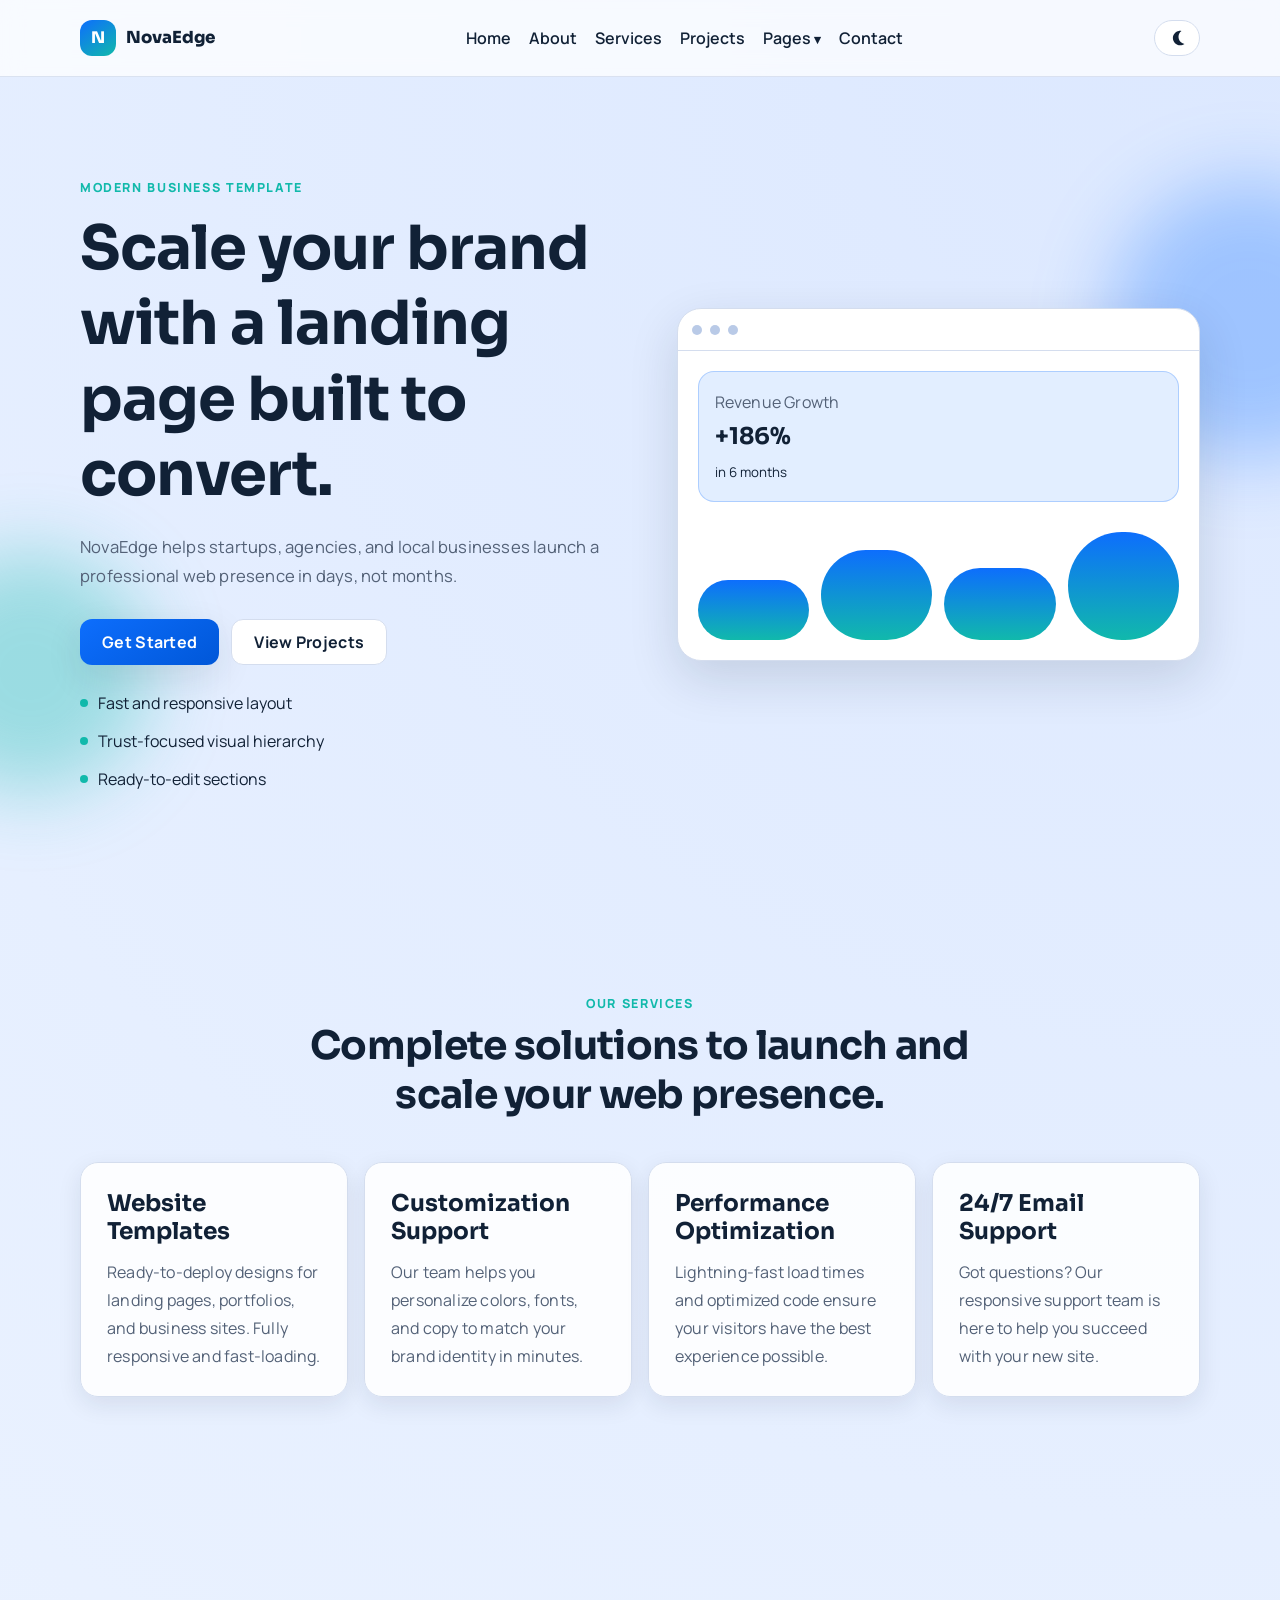
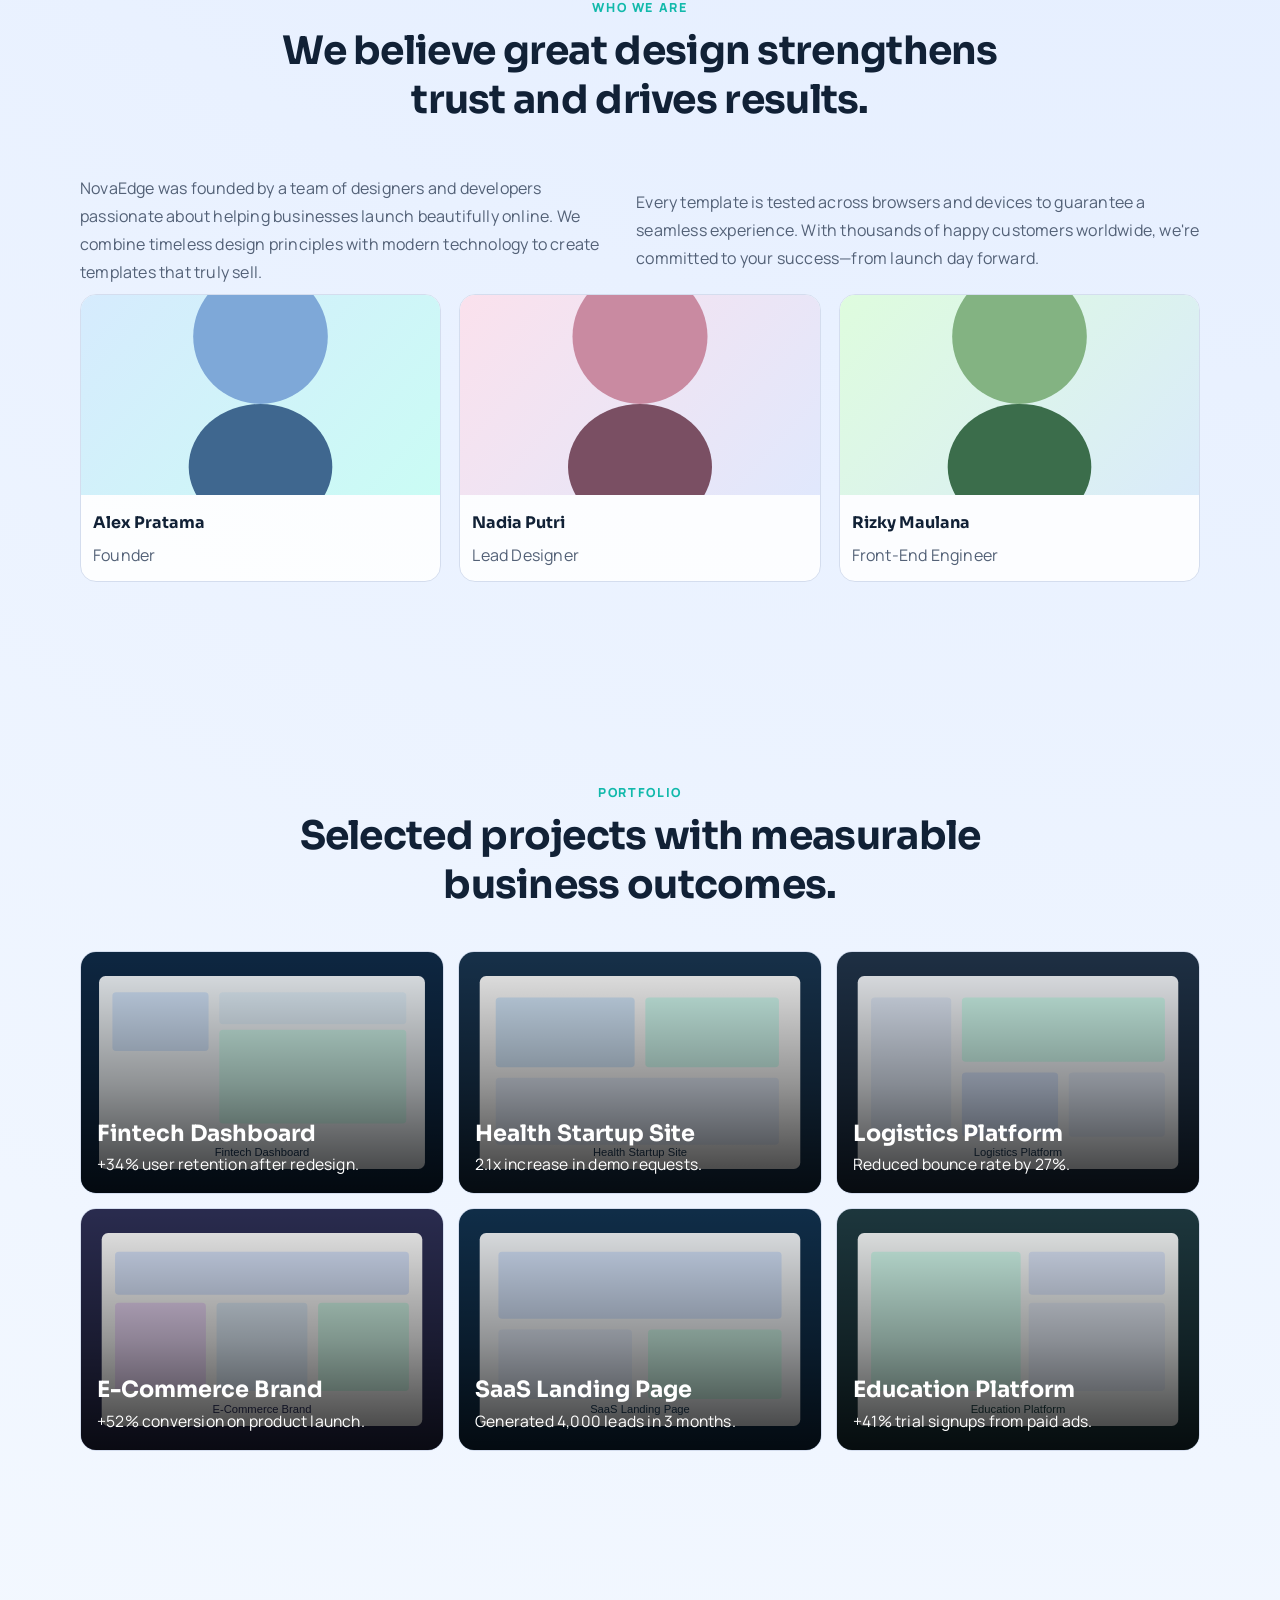
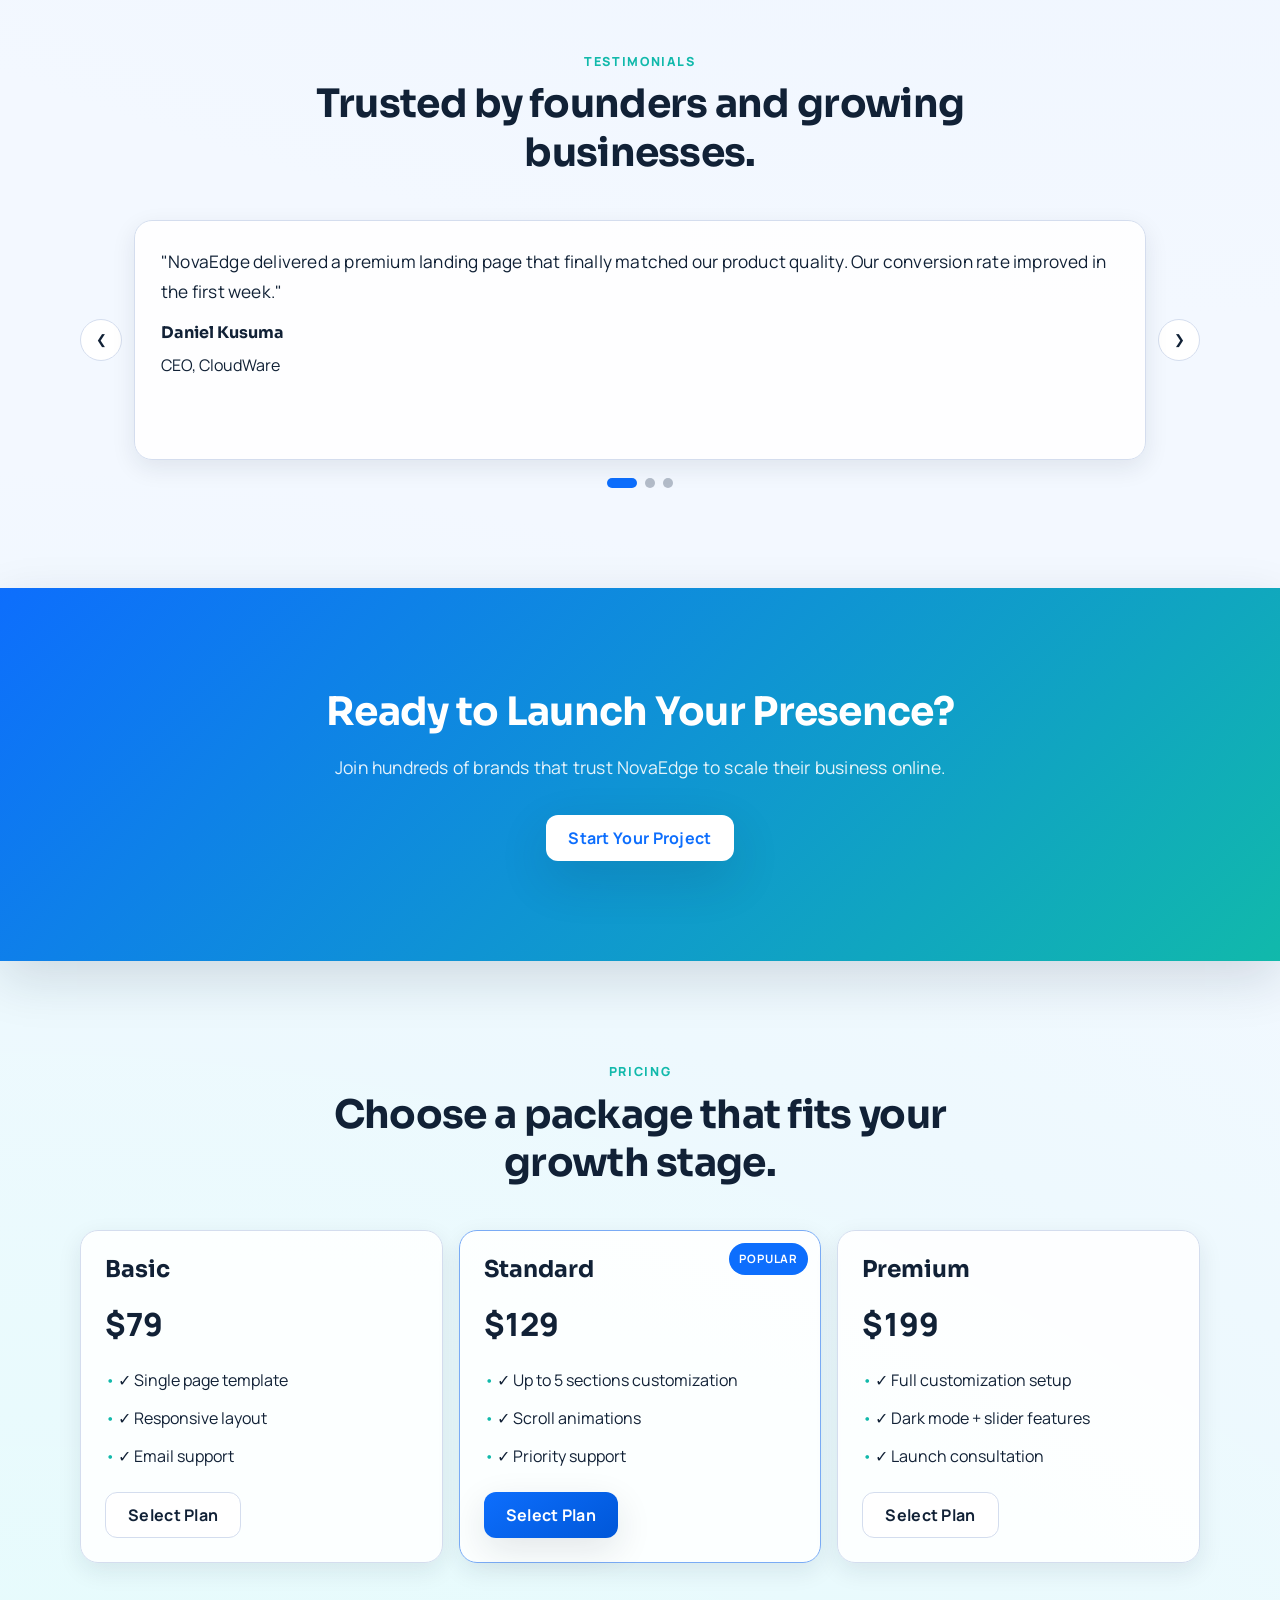
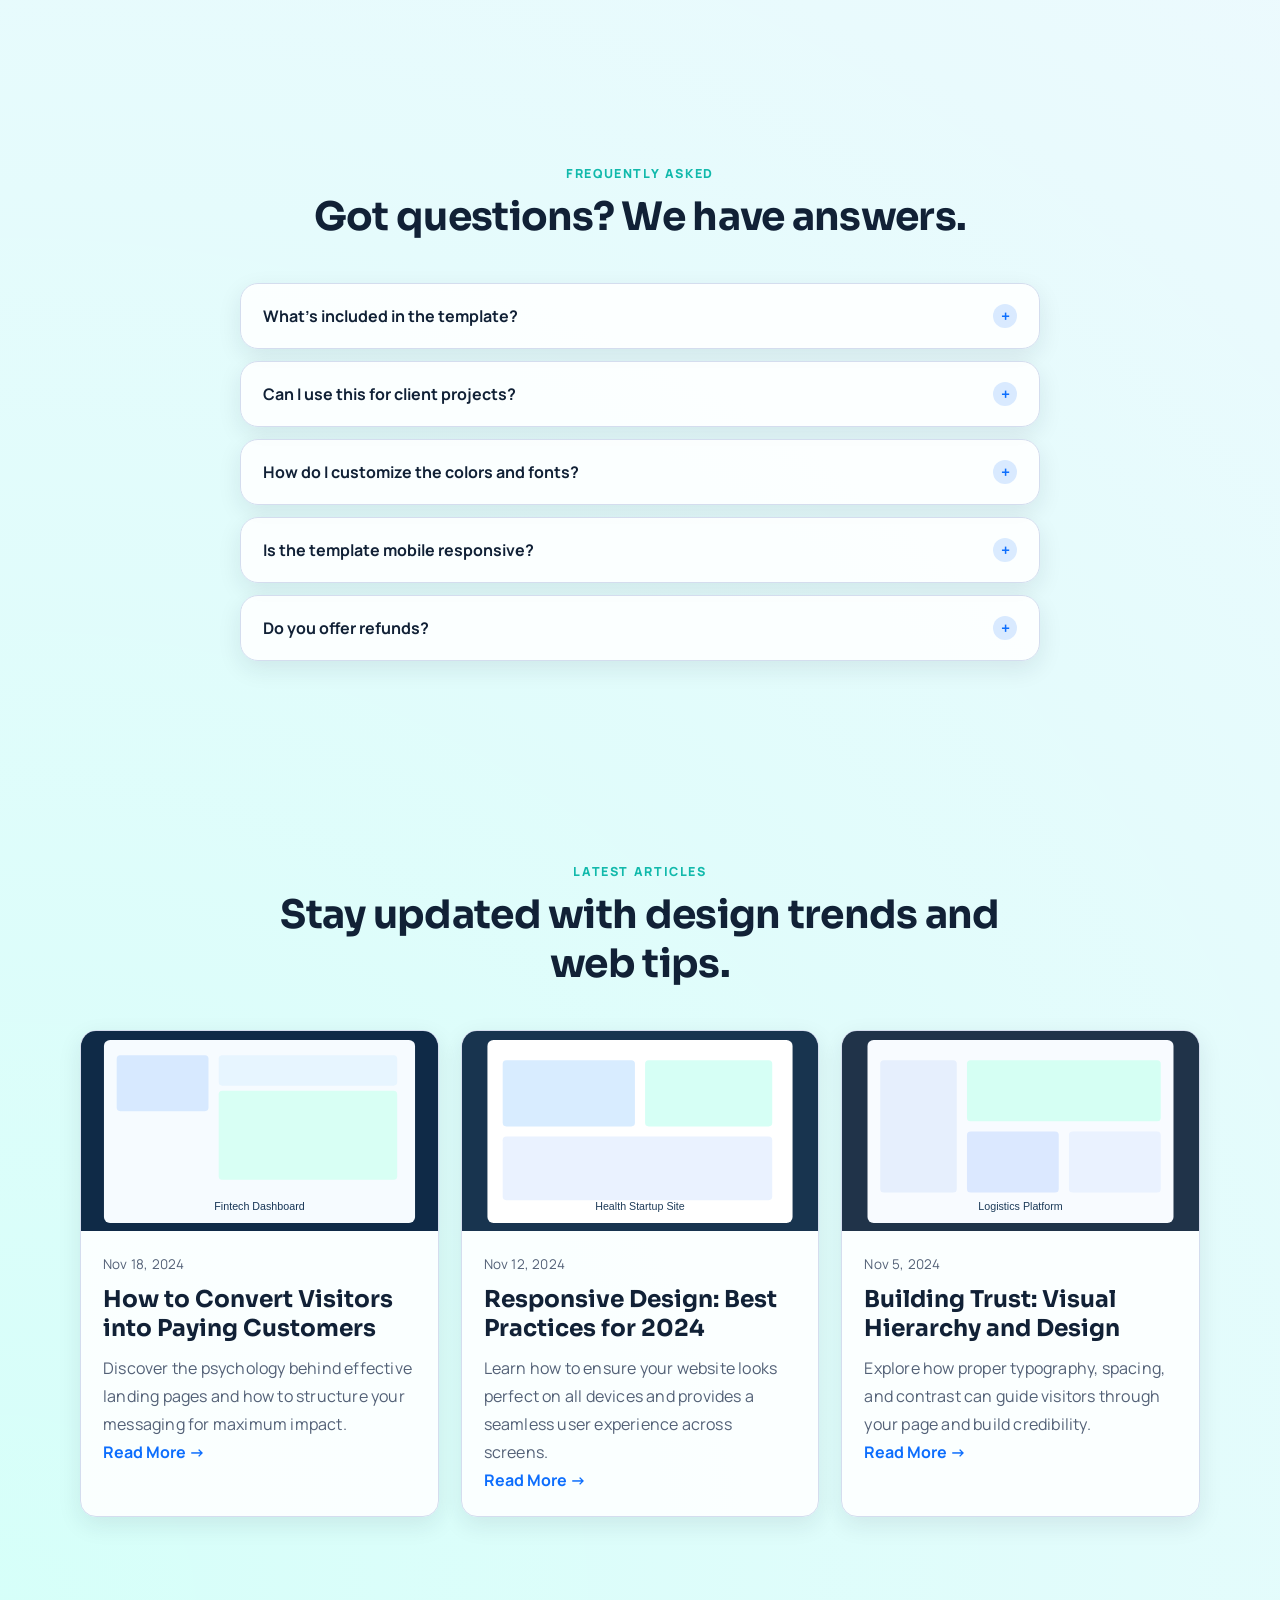
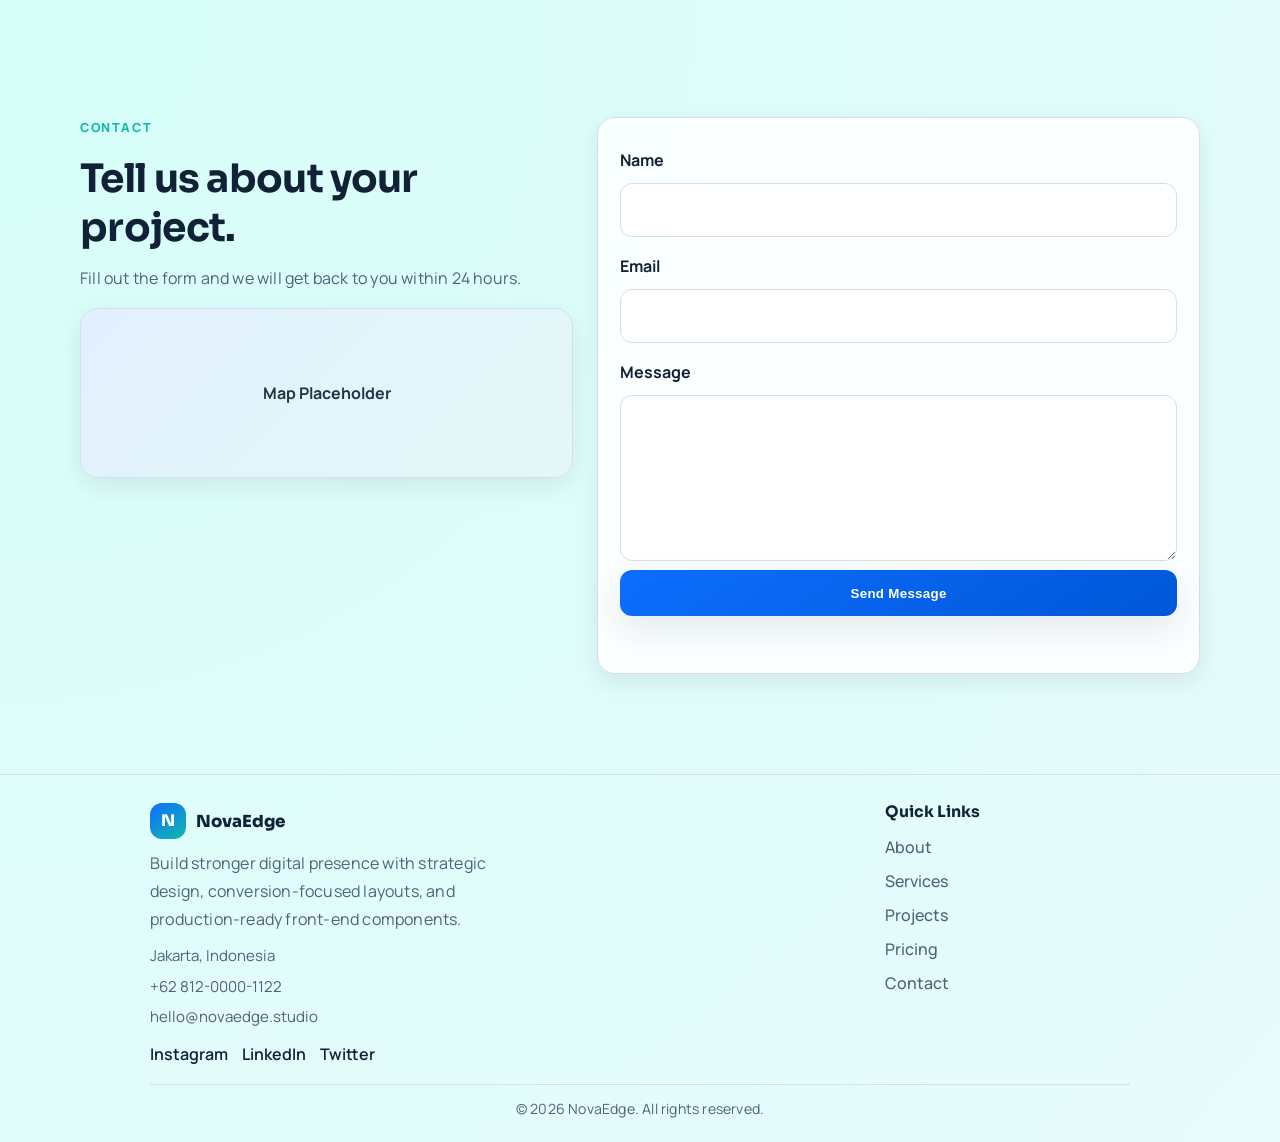
<file: index.html>
<!DOCTYPE html>
<html lang="en">
  <head>
    <meta charset="UTF-8" />
    <meta name="viewport" content="width=device-width, initial-scale=1.0" />
    <title>NovaEdge | Modern Agency Landing Page Template</title>
    <meta
      name="description"
      content="NovaEdge is a modern business and agency landing page template built with HTML, CSS, and JavaScript."
    />
    <meta name="keywords" content="agency template, html template, landing page" />
    <meta name="author" content="NovaEdge Studio" />
    <link rel="preconnect" href="https://fonts.googleapis.com" />
    <link rel="preconnect" href="https://fonts.gstatic.com" crossorigin />
    <link
      href="https://fonts.googleapis.com/css2?family=Manrope:wght@400;500;600;700;800&family=Sora:wght@500;600;700;800&display=swap"
      rel="stylesheet"
    />
    <link rel="icon" type="image/svg+xml" href="assets/images/favicon.svg" />
    <link rel="stylesheet" href="assets/css/style.css" />
  </head>
  <body>
    <!-- Global loader -->
    <div class="page-loader" id="pageLoader" aria-label="Loading page">
      <div class="loader-spinner" aria-hidden="true"></div>
    </div>

    <div class="bg-orb orb-1" aria-hidden="true"></div>
    <div class="bg-orb orb-2" aria-hidden="true"></div>

    <!-- Site header and navigation -->
    <header class="site-header" id="home">
      <div class="container nav-wrap">
        <a href="#home" class="brand" aria-label="NovaEdge Home">
          <span class="brand-mark">N</span>
          <span class="brand-text">NovaEdge</span>
        </a>

        <button class="menu-toggle" id="menuToggle" aria-label="Open navigation" aria-expanded="false">
          <span></span><span></span><span></span>
        </button>

        <nav class="main-nav" id="mainNav" aria-label="Main navigation">
          <a href="#home">Home</a>
          <a href="#about">About</a>
          <a href="#services">Services</a>
          <a href="#portfolio">Projects</a>
          <div class="nav-dropdown">
            <span class="nav-dropdown-toggle">Pages</span>
            <div class="dropdown-menu">
              <a href="#testimonials">Testimonials</a>
              <a href="#pricing">Pricing</a>
              <a href="#faq">FAQ</a>
            </div>
          </div>
          <a href="#contact">Contact</a>
        </nav>

        <button class="mode-toggle" id="modeToggle" aria-label="Switch to dark mode" title="Switch to dark mode">
          <span class="mode-icon icon-moon" aria-hidden="true">
            <svg viewBox="0 0 24 24" width="18" height="18" fill="none" xmlns="http://www.w3.org/2000/svg">
              <path d="M14.5 2.5C10 3.3 6.5 7.2 6.5 12C6.5 17.4 10.9 21.8 16.3 21.8C18.4 21.8 20.4 21.1 22 19.9C17.5 19.1 14 15.1 14 10.3C14 7.2 15.5 4.5 18 2.8C16.9 2.4 15.7 2.3 14.5 2.5Z" fill="currentColor"/>
            </svg>
          </span>
          <span class="mode-icon icon-sun" aria-hidden="true">
            <svg viewBox="0 0 24 24" width="18" height="18" fill="none" xmlns="http://www.w3.org/2000/svg">
              <circle cx="12" cy="12" r="4.5" fill="currentColor"/>
              <path d="M12 2V5M12 19V22M4.9 4.9L7 7M17 17L19.1 19.1M2 12H5M19 12H22M4.9 19.1L7 17M17 7L19.1 4.9" stroke="currentColor" stroke-width="1.8" stroke-linecap="round"/>
            </svg>
          </span>
        </button>
      </div>
    </header>

    <!-- Main landing content -->
    <main>
      <section class="hero section-pad">
        <div class="container hero-grid">
          <div class="hero-copy reveal">
            <p class="eyebrow">Modern Business Template</p>
            <h1>Scale your brand with a landing page built to convert.</h1>
            <p class="hero-sub">
              NovaEdge helps startups, agencies, and local businesses launch a professional web presence in days, not months.
            </p>
            <div class="hero-actions">
              <a class="btn btn-primary ripple" href="#contact" aria-label="Start project discussion">Get Started</a>
              <a class="btn btn-ghost ripple" href="#portfolio" aria-label="View portfolio projects">View Projects</a>
            </div>
            <ul class="hero-points">
              <li>Fast and responsive layout</li>
              <li>Trust-focused visual hierarchy</li>
              <li>Ready-to-edit sections</li>
            </ul>
          </div>

          <div class="hero-visual reveal">
            <div class="mockup-card">
              <div class="mockup-topbar">
                <span></span><span></span><span></span>
              </div>
              <div class="mockup-body">
                <div class="stat-card">
                  <p>Revenue Growth</p>
                  <h3>+186%</h3>
                  <small>in 6 months</small>
                </div>
                <div class="chart-bars">
                  <span style="--h: 50%"></span>
                  <span style="--h: 75%"></span>
                  <span style="--h: 60%"></span>
                  <span style="--h: 90%"></span>
                </div>
              </div>
            </div>
          </div>
        </div>
      </section>

      <section class="services section-pad" id="services">
        <div class="container">
          <div class="section-head reveal">
            <p class="eyebrow">Our Services</p>
            <h2>Complete solutions to launch and scale your web presence.</h2>
          </div>
          <div class="service-grid">
            <article class="card reveal">
              <h3>Website Templates</h3>
              <p>Ready-to-deploy designs for landing pages, portfolios, and business sites. Fully responsive and fast-loading.</p>
            </article>
            <article class="card reveal">
              <h3>Customization Support</h3>
              <p>Our team helps you personalize colors, fonts, and copy to match your brand identity in minutes.</p>
            </article>
            <article class="card reveal">
              <h3>Performance Optimization</h3>
              <p>Lightning-fast load times and optimized code ensure your visitors have the best experience possible.</p>
            </article>
            <article class="card reveal">
              <h3>24/7 Email Support</h3>
              <p>Got questions? Our responsive support team is here to help you succeed with your new site.</p>
            </article>
          </div>
        </div>
      </section>

      <section class="about section-pad" id="about">
        <div class="container">
          <div class="section-head reveal">
            <p class="eyebrow">Who We Are</p>
            <h2>We believe great design strengthens trust and drives results.</h2>
          </div>
          <div class="about-grid">
            <p class="about-text reveal">
              NovaEdge was founded by a team of designers and developers passionate about helping businesses launch beautifully online. We combine timeless design principles with modern technology to create templates that truly sell.
            </p>
            <p class="about-text reveal">
              Every template is tested across browsers and devices to guarantee a seamless experience. With thousands of happy customers worldwide, we're committed to your success—from launch day forward.
            </p>
          </div>
          <div class="team-grid reveal">
            <article>
              <img src="assets/images/team-1.svg" alt="Portrait illustration of Alex Pratama, founder" loading="lazy" />
              <h4>Alex Pratama</h4>
              <p>Founder</p>
            </article>
            <article>
              <img src="assets/images/team-2.svg" alt="Portrait illustration of Nadia Putri, lead designer" loading="lazy" />
              <h4>Nadia Putri</h4>
              <p>Lead Designer</p>
            </article>
            <article>
              <img src="assets/images/team-3.svg" alt="Portrait illustration of Rizky Maulana, front-end engineer" loading="lazy" />
              <h4>Rizky Maulana</h4>
              <p>Front-End Engineer</p>
            </article>
          </div>
        </div>
      </section>

      <section class="portfolio section-pad" id="portfolio">
        <div class="container">
          <div class="section-head reveal">
            <p class="eyebrow">Portfolio</p>
            <h2>Selected projects with measurable business outcomes.</h2>
          </div>
          <div class="project-grid">
            <article class="project reveal">
              <img src="assets/images/project-1.svg" alt="Preview of fintech dashboard project interface" loading="lazy" />
              <div class="project-overlay">
                <h3>Fintech Dashboard</h3>
                <p>+34% user retention after redesign.</p>
              </div>
            </article>
            <article class="project reveal">
              <img src="assets/images/project-2.svg" alt="Preview of health startup website homepage" loading="lazy" />
              <div class="project-overlay">
                <h3>Health Startup Site</h3>
                <p>2.1x increase in demo requests.</p>
              </div>
            </article>
            <article class="project reveal">
              <img src="assets/images/project-3.svg" alt="Preview of logistics platform monitoring dashboard" loading="lazy" />
              <div class="project-overlay">
                <h3>Logistics Platform</h3>
                <p>Reduced bounce rate by 27%.</p>
              </div>
            </article>
            <article class="project reveal">
              <img src="assets/images/project-4.svg" alt="Preview of e-commerce brand campaign page" loading="lazy" />
              <div class="project-overlay">
                <h3>E-Commerce Brand</h3>
                <p>+52% conversion on product launch.</p>
              </div>
            </article>
            <article class="project reveal">
              <img src="assets/images/project-5.svg" alt="Preview of SaaS landing page user journey" loading="lazy" />
              <div class="project-overlay">
                <h3>SaaS Landing Page</h3>
                <p>Generated 4,000 leads in 3 months.</p>
              </div>
            </article>
            <article class="project reveal">
              <img src="assets/images/project-6.svg" alt="Preview of education platform course landing page" loading="lazy" />
              <div class="project-overlay">
                <h3>Education Platform</h3>
                <p>+41% trial signups from paid ads.</p>
              </div>
            </article>
          </div>
        </div>
      </section>

      <section class="testimonials section-pad" id="testimonials">
        <div class="container">
          <div class="section-head reveal">
            <p class="eyebrow">Testimonials</p>
            <h2>Trusted by founders and growing businesses.</h2>
          </div>

          <div class="testimonial-slider reveal" aria-label="Client testimonials">
            <button class="slider-btn prev" id="prevTestimonial" aria-label="Previous testimonial">&#10094;</button>
            <div class="slides" id="testimonialTrack">
              <article class="slide active">
                <p>
                  "NovaEdge delivered a premium landing page that finally matched our product quality. Our conversion rate improved in the first week."
                </p>
                <h4>Daniel Kusuma</h4>
                <span>CEO, CloudWare</span>
              </article>
              <article class="slide">
                <p>
                  "The design feels modern, the performance is excellent, and the structure is easy for our team to update. Highly recommended."
                </p>
                <h4>Sinta Aulia</h4>
                <span>Marketing Lead, FitHouse</span>
              </article>
              <article class="slide">
                <p>
                  "From messaging to layout, every section had a clear purpose. We saw better lead quality and stronger brand trust."
                </p>
                <h4>Rahmat Hidayat</h4>
                <span>Co-Founder, LogiChain</span>
              </article>
            </div>
            <button class="slider-btn next" id="nextTestimonial" aria-label="Next testimonial">&#10095;</button>
          </div>

          <div class="slider-dots" id="sliderDots" aria-label="Select testimonial"></div>
        </div>
      </section>

      <section class="cta-banner section-pad" id="cta" style="background: linear-gradient(135deg, var(--primary) 0%, var(--accent) 100%); color: white; text-align: center;">
        <div class="container" style="max-width: 700px;">
          <h2 style="margin-bottom: 16px; color: white;">Ready to Launch Your Presence?</h2>
          <p style="margin-bottom: 32px; font-size: 1.1rem; opacity: 0.95;">
            Join hundreds of brands that trust NovaEdge to scale their business online.
          </p>
          <a href="#contact" class="btn btn-light ripple" style="background: white; color: var(--primary); border: none; box-shadow: var(--shadow-lg);" aria-label="Start your project now">Start Your Project</a>
        </div>
      </section>

      <section class="pricing section-pad" id="pricing">
        <div class="container">
          <div class="section-head reveal">
            <p class="eyebrow">Pricing</p>
            <h2>Choose a package that fits your growth stage.</h2>
          </div>
          <div class="pricing-grid">
            <article class="price-card reveal">
              <h3>Basic</h3>
              <p class="price">$79</p>
              <ul>
                <li>✓ Single page template</li>
                <li>✓ Responsive layout</li>
                <li>✓ Email support</li>
              </ul>
              <a href="#contact" class="btn btn-ghost ripple" aria-label="Select basic plan">Select Plan</a>
            </article>
            <article class="price-card highlight reveal">
              <p class="badge">Popular</p>
              <h3>Standard</h3>
              <p class="price">$129</p>
              <ul>
                <li>✓ Up to 5 sections customization</li>
                <li>✓ Scroll animations</li>
                <li>✓ Priority support</li>
              </ul>
              <a href="#contact" class="btn btn-primary ripple" aria-label="Select standard plan">Select Plan</a>
            </article>
            <article class="price-card reveal">
              <h3>Premium</h3>
              <p class="price">$199</p>
              <ul>
                <li>✓ Full customization setup</li>
                <li>✓ Dark mode + slider features</li>
                <li>✓ Launch consultation</li>
              </ul>
              <a href="#contact" class="btn btn-ghost ripple" aria-label="Select premium plan">Select Plan</a>
            </article>
          </div>
        </div>
      </section>

      <section class="faq section-pad" id="faq">
        <div class="container" style="max-width: 800px;">
          <div class="section-head reveal">
            <p class="eyebrow">Frequently Asked</p>
            <h2>Got questions? We have answers.</h2>
          </div>

          <div class="faq-list">
            <details class="faq-item reveal">
              <summary class="faq-trigger">
                <span>What's included in the template?</span>
                <span class="faq-icon" aria-hidden="true">+</span>
              </summary>
              <div class="faq-body">
                <p>All packages include HTML, CSS, JavaScript, documentation, and SVG assets. Premium plans include a launch consultation and priority email support.</p>
              </div>
            </details>

            <details class="faq-item reveal">
              <summary class="faq-trigger">
                <span>Can I use this for client projects?</span>
                <span class="faq-icon" aria-hidden="true">+</span>
              </summary>
              <div class="faq-body">
                <p>Yes, both personal and commercial use are permitted. You can use NovaEdge for client projects without additional licensing fees.</p>
              </div>
            </details>

            <details class="faq-item reveal">
              <summary class="faq-trigger">
                <span>How do I customize the colors and fonts?</span>
                <span class="faq-icon" aria-hidden="true">+</span>
              </summary>
              <div class="faq-body">
                <p>All colors and fonts are easily customizable through CSS variables at the top of style.css. See the documentation page for a step-by-step guide.</p>
              </div>
            </details>

            <details class="faq-item reveal">
              <summary class="faq-trigger">
                <span>Is the template mobile responsive?</span>
                <span class="faq-icon" aria-hidden="true">+</span>
              </summary>
              <div class="faq-body">
                <p>Yes, NovaEdge is fully responsive and optimized for desktop, tablet, and mobile devices. All features work seamlessly across screen sizes.</p>
              </div>
            </details>

            <details class="faq-item reveal">
              <summary class="faq-trigger">
                <span>Do you offer refunds?</span>
                <span class="faq-icon" aria-hidden="true">+</span>
              </summary>
              <div class="faq-body">
                <p>We offer a 30-day money-back guarantee. If you're not satisfied with NovaEdge, contact support for a full refund—no questions asked.</p>
              </div>
            </details>
          </div>
        </div>
      </section>

      <section class="blog section-pad" id="blog">
        <div class="container">
          <div class="section-head reveal">
            <p class="eyebrow">Latest Articles</p>
            <h2>Stay updated with design trends and web tips.</h2>
          </div>

          <div class="blog-grid">
            <article class="blog-card reveal">
              <div class="blog-image">
                <img src="assets/images/project-1.svg" alt="Guide to converting visits into paying customers" loading="lazy" />
              </div>
              <div class="blog-content">
                <p class="blog-date">Nov 18, 2024</p>
                <h3>How to Convert Visitors into Paying Customers</h3>
                <p>Discover the psychology behind effective landing pages and how to structure your messaging for maximum impact.</p>
                <a href="#" class="read-more ripple" aria-label="Read article: How to Convert Visitors into Paying Customers">Read More →</a>
              </div>
            </article>

            <article class="blog-card reveal">
              <div class="blog-image">
                <img src="assets/images/project-2.svg" alt="Best practices for responsive web design" loading="lazy" />
              </div>
              <div class="blog-content">
                <p class="blog-date">Nov 12, 2024</p>
                <h3>Responsive Design: Best Practices for 2024</h3>
                <p>Learn how to ensure your website looks perfect on all devices and provides a seamless user experience across screens.</p>
                <a href="#" class="read-more ripple" aria-label="Read article: Responsive Design: Best Practices for 2024">Read More →</a>
              </div>
            </article>

            <article class="blog-card reveal">
              <div class="blog-image">
                <img src="assets/images/project-3.svg" alt="Building trust through visual hierarchy and design" loading="lazy" />
              </div>
              <div class="blog-content">
                <p class="blog-date">Nov 5, 2024</p>
                <h3>Building Trust: Visual Hierarchy and Design</h3>
                <p>Explore how proper typography, spacing, and contrast can guide visitors through your page and build credibility.</p>
                <a href="#" class="read-more ripple" aria-label="Read article: Building Trust: Visual Hierarchy and Design">Read More →</a>
              </div>
            </article>
          </div>
        </div>
      </section>

      <section class="contact section-pad" id="contact">
        <div class="container contact-grid">
          <div class="contact-copy reveal">
            <p class="eyebrow">Contact</p>
            <h2>Tell us about your project.</h2>
            <p>Fill out the form and we will get back to you within 24 hours.</p>
            <div class="contact-map" aria-hidden="true">
              <span>Map Placeholder</span>
            </div>
          </div>

          <form class="contact-form reveal" id="contactForm" novalidate>
            <label for="name">Name</label>
            <input id="name" name="name" type="text" required />

            <label for="email">Email</label>
            <input id="email" name="email" type="email" required />

            <label for="message">Message</label>
            <textarea id="message" name="message" rows="5" required></textarea>

            <button type="submit" class="btn btn-primary">Send Message</button>
            <p class="form-status" id="formStatus" aria-live="polite"></p>
          </form>
        </div>
      </section>
    </main>

    <!-- Footer -->
    <footer class="site-footer">
      <div class="container footer-card">
        <div class="footer-grid">
          <div class="footer-brand">
            <a href="#home" class="brand" aria-label="NovaEdge Home">
              <span class="brand-mark">N</span>
              <span class="brand-text">NovaEdge</span>
            </a>
            <p>
              Build stronger digital presence with strategic design, conversion-focused layouts,
              and production-ready front-end components.
            </p>
            <ul class="footer-meta">
              <li>Jakarta, Indonesia</li>
              <li>+62 812-0000-1122</li>
              <li>hello@novaedge.studio</li>
            </ul>
            <div class="socials">
              <a href="#" aria-label="Instagram">Instagram</a>
              <a href="#" aria-label="LinkedIn">LinkedIn</a>
              <a href="#" aria-label="Twitter">Twitter</a>
            </div>
          </div>

          <div>
            <h4 class="footer-title">Quick Links</h4>
            <ul class="footer-list">
              <li><a href="#about">About</a></li>
              <li><a href="#services">Services</a></li>
              <li><a href="#portfolio">Projects</a></li>
              <li><a href="#pricing">Pricing</a></li>
              <li><a href="#contact">Contact</a></li>
            </ul>
          </div>

        </div>

        <div class="footer-bottom">
          <p>© 2026 NovaEdge. All rights reserved.</p>
        </div>
      </div>
    </footer>

    <button class="back-to-top" id="backToTop" aria-label="Back to top" title="Back to top">
      <span aria-hidden="true">↑</span>
    </button>

    <script src="assets/js/script.js"></script>
  </body>
</html>
</file>
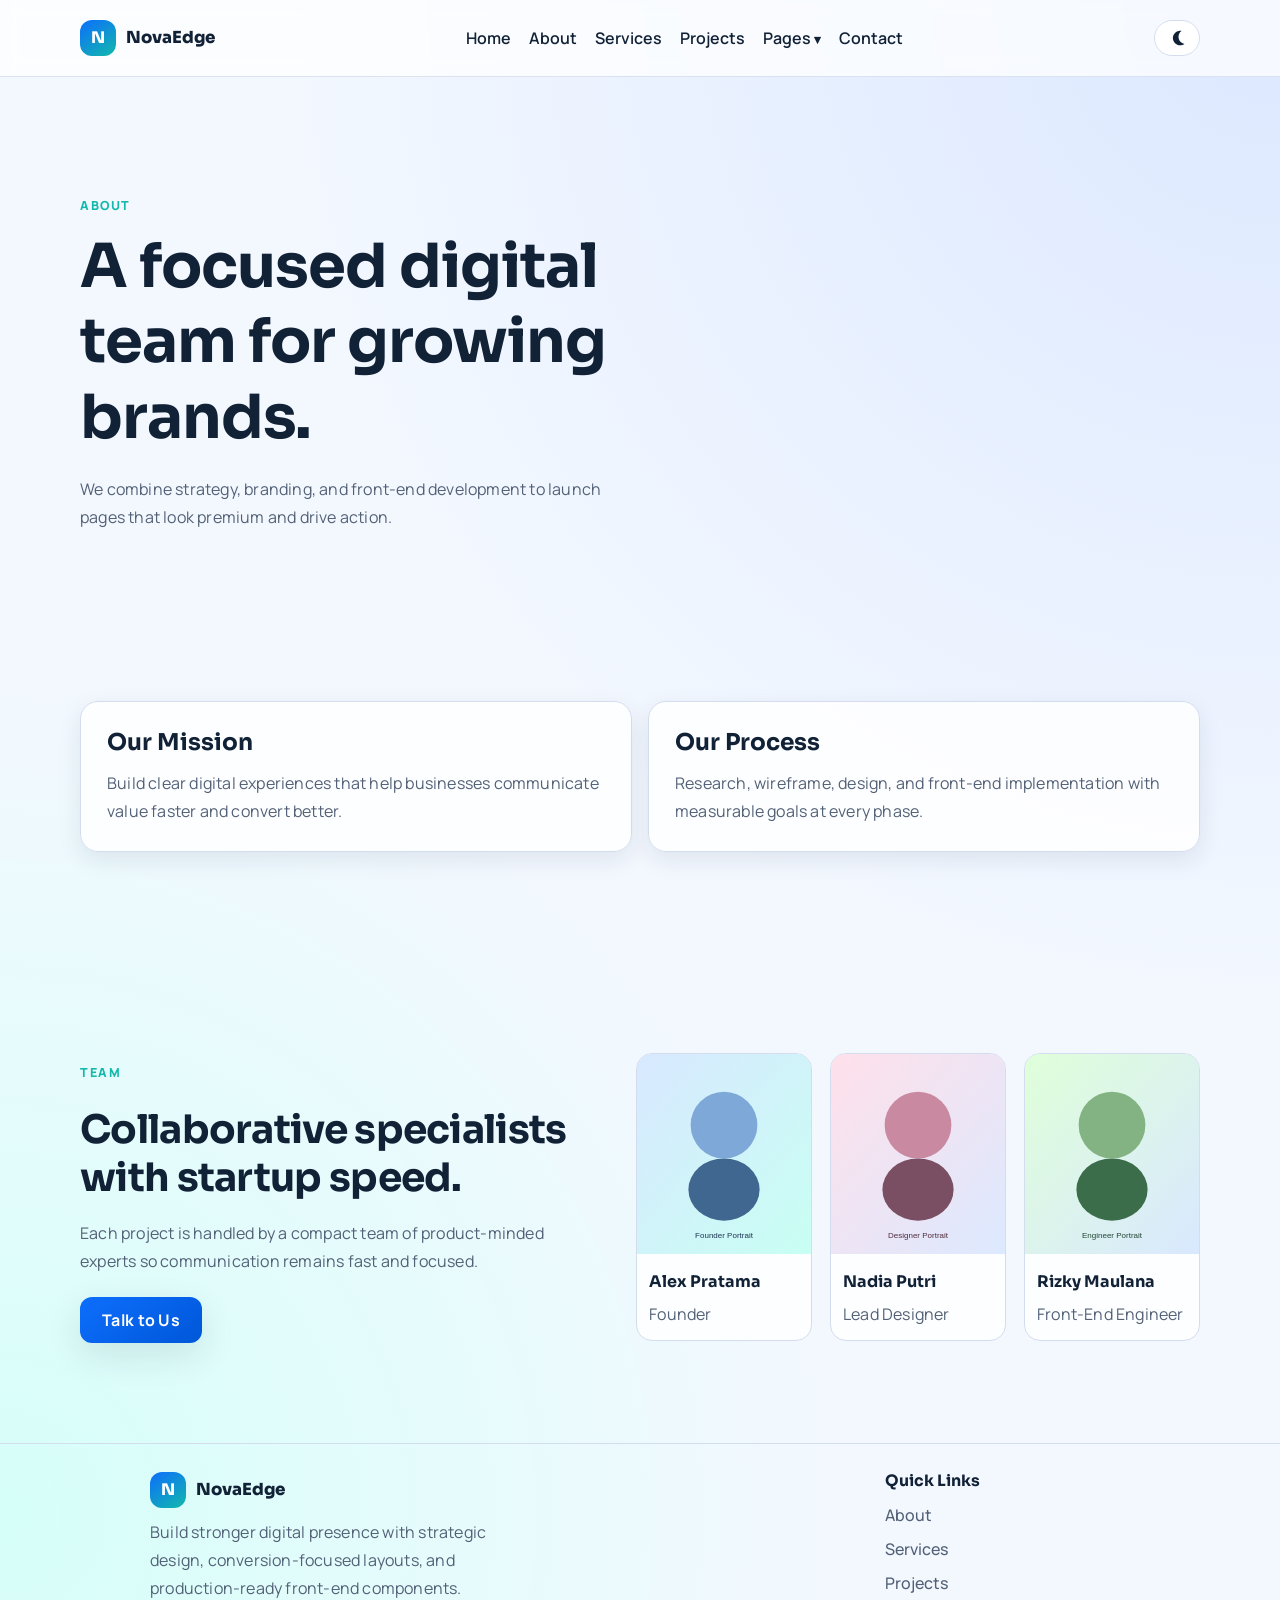
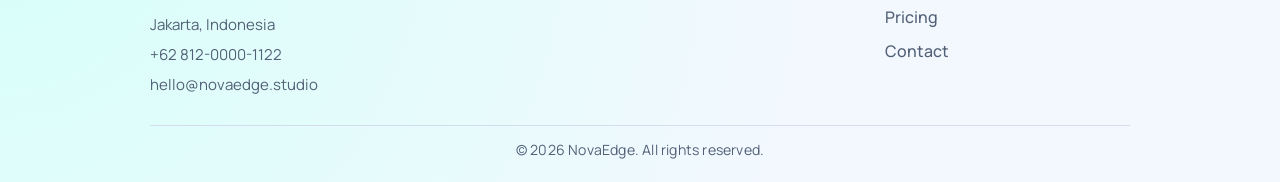
<file: pages/about.html>
<!DOCTYPE html>
<html lang="en">
  <head>
    <meta charset="UTF-8" />
    <meta name="viewport" content="width=device-width, initial-scale=1.0" />
    <title>About | NovaEdge</title>
    <meta name="description" content="About NovaEdge agency team and approach." />
    <meta name="keywords" content="agency template, html template, landing page" />
    <meta name="author" content="NovaEdge Studio" />
    <link rel="preconnect" href="https://fonts.googleapis.com" />
    <link rel="preconnect" href="https://fonts.gstatic.com" crossorigin />
    <link
      href="https://fonts.googleapis.com/css2?family=Manrope:wght@400;500;600;700;800&family=Sora:wght@500;600;700;800&display=swap"
      rel="stylesheet"
    />
    <link rel="icon" type="image/svg+xml" href="../assets/images/favicon.svg" />
    <link rel="stylesheet" href="../assets/css/style.css" />
  </head>
  <body>
    <div class="page-loader" id="pageLoader" aria-label="Loading page">
      <div class="loader-spinner" aria-hidden="true"></div>
    </div>

    <header class="site-header" id="home">
      <div class="container nav-wrap">
        <a href="../index.html" class="brand" aria-label="NovaEdge Home">
          <span class="brand-mark">N</span>
          <span class="brand-text">NovaEdge</span>
        </a>

        <button class="menu-toggle" id="menuToggle" aria-label="Open navigation" aria-expanded="false">
          <span></span><span></span><span></span>
        </button>

        <nav class="main-nav" id="mainNav" aria-label="Main navigation">
          <a href="../index.html#home">Home</a>
          <a href="../index.html#about">About</a>
          <a href="../index.html#services">Services</a>
          <a href="../index.html#portfolio">Projects</a>
          <div class="nav-dropdown">
            <span class="nav-dropdown-toggle">Pages</span>
            <div class="dropdown-menu">
              <a href="../index.html#testimonials">Testimonials</a>
              <a href="../index.html#pricing">Pricing</a>
              <a href="../index.html#faq">FAQ</a>
            </div>
          </div>
          <a href="../index.html#contact">Contact</a>
        </nav>

        <button class="mode-toggle" id="modeToggle" aria-label="Switch to dark mode" title="Switch to dark mode">
          <span class="mode-icon icon-moon" aria-hidden="true">
            <svg viewBox="0 0 24 24" width="18" height="18" fill="none" xmlns="http://www.w3.org/2000/svg">
              <path d="M14.5 2.5C10 3.3 6.5 7.2 6.5 12C6.5 17.4 10.9 21.8 16.3 21.8C18.4 21.8 20.4 21.1 22 19.9C17.5 19.1 14 15.1 14 10.3C14 7.2 15.5 4.5 18 2.8C16.9 2.4 15.7 2.3 14.5 2.5Z" fill="currentColor"/>
            </svg>
          </span>
          <span class="mode-icon icon-sun" aria-hidden="true">
            <svg viewBox="0 0 24 24" width="18" height="18" fill="none" xmlns="http://www.w3.org/2000/svg">
              <circle cx="12" cy="12" r="4.5" fill="currentColor"/>
              <path d="M12 2V5M12 19V22M4.9 4.9L7 7M17 17L19.1 19.1M2 12H5M19 12H22M4.9 19.1L7 17M17 7L19.1 4.9" stroke="currentColor" stroke-width="1.8" stroke-linecap="round"/>
            </svg>
          </span>
        </button>
      </div>
    </header>

    <main>
      <section class="inner-hero">
        <div class="container reveal">
          <p class="eyebrow">About</p>
          <h1>A focused digital team for growing brands.</h1>
          <p>We combine strategy, branding, and front-end development to launch pages that look premium and drive action.</p>
        </div>
      </section>

      <section class="section-pad">
        <div class="container simple-grid">
          <article class="card reveal">
            <h3>Our Mission</h3>
            <p>Build clear digital experiences that help businesses communicate value faster and convert better.</p>
          </article>
          <article class="card reveal">
            <h3>Our Process</h3>
            <p>Research, wireframe, design, and front-end implementation with measurable goals at every phase.</p>
          </article>
        </div>
      </section>

      <section class="about section-pad">
        <div class="container about-grid">
          <div class="about-copy reveal">
            <p class="eyebrow">Team</p>
            <h2>Collaborative specialists with startup speed.</h2>
            <p>Each project is handled by a compact team of product-minded experts so communication remains fast and focused.</p>
            <a class="btn btn-primary ripple" href="./contact.html" aria-label="Contact NovaEdge team">Talk to Us</a>
          </div>
          <div class="team-grid reveal">
            <article>
              <img src="../assets/images/team-1.svg" alt="Portrait illustration of founder" loading="lazy" />
              <h4>Alex Pratama</h4>
              <p>Founder</p>
            </article>
            <article>
              <img src="../assets/images/team-2.svg" alt="Portrait illustration of lead designer" loading="lazy" />
              <h4>Nadia Putri</h4>
              <p>Lead Designer</p>
            </article>
            <article>
              <img src="../assets/images/team-3.svg" alt="Portrait illustration of front-end engineer" loading="lazy" />
              <h4>Rizky Maulana</h4>
              <p>Front-End Engineer</p>
            </article>
          </div>
        </div>
      </section>
    </main>

    <footer class="site-footer">
      <div class="container footer-card">
        <div class="footer-grid">
          <div class="footer-brand">
            <a href="../index.html#home" class="brand" aria-label="NovaEdge Home">
              <span class="brand-mark">N</span>
              <span class="brand-text">NovaEdge</span>
            </a>
            <p>
              Build stronger digital presence with strategic design, conversion-focused layouts,
              and production-ready front-end components.
            </p>
            <ul class="footer-meta">
              <li>Jakarta, Indonesia</li>
              <li>+62 812-0000-1122</li>
              <li>hello@novaedge.studio</li>
            </ul>
          </div>

          <div>
            <h4 class="footer-title">Quick Links</h4>
            <ul class="footer-list">
              <li><a href="../index.html#about">About</a></li>
              <li><a href="../index.html#services">Services</a></li>
              <li><a href="../index.html#portfolio">Projects</a></li>
              <li><a href="../index.html#pricing">Pricing</a></li>
              <li><a href="../index.html#contact">Contact</a></li>
            </ul>
          </div>

        </div>

        <div class="footer-bottom">
          <p>© 2026 NovaEdge. All rights reserved.</p>
        </div>
      </div>
    </footer>

    <button class="back-to-top" id="backToTop" aria-label="Back to top" title="Back to top">
      <span aria-hidden="true">↑</span>
    </button>

    <script src="../assets/js/script.js"></script>
  </body>
</html>
</file>
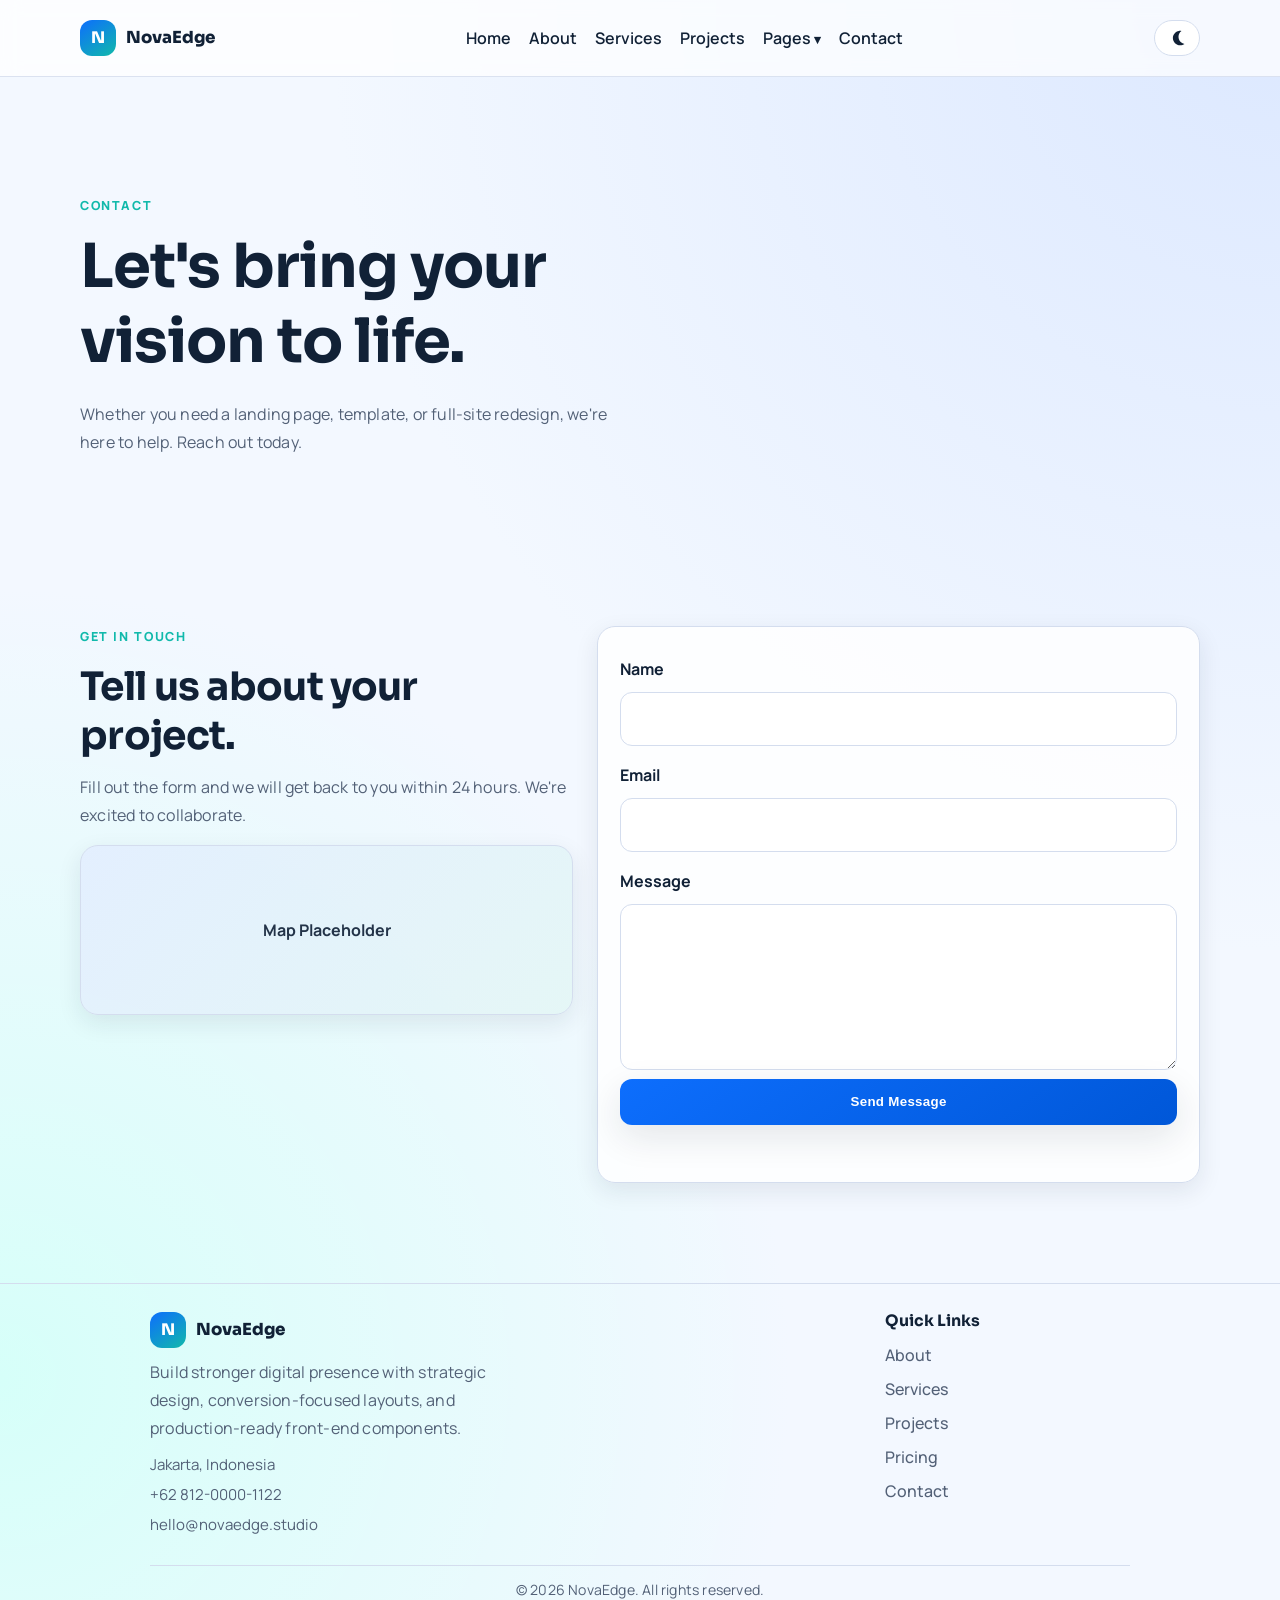
<file: pages/contact.html>
<!DOCTYPE html>
<html lang="en">
  <head>
    <meta charset="UTF-8" />
    <meta name="viewport" content="width=device-width, initial-scale=1.0" />
    <title>Contact | NovaEdge</title>
    <meta name="description" content="Get in touch with NovaEdge team for your project." />
    <meta name="keywords" content="agency template, html template, landing page" />
    <meta name="author" content="NovaEdge Studio" />
    <link rel="preconnect" href="https://fonts.googleapis.com" />
    <link rel="preconnect" href="https://fonts.gstatic.com" crossorigin />
    <link
      href="https://fonts.googleapis.com/css2?family=Manrope:wght@400;500;600;700;800&family=Sora:wght@500;600;700;800&display=swap"
      rel="stylesheet"
    />
    <link rel="icon" type="image/svg+xml" href="../assets/images/favicon.svg" />
    <link rel="stylesheet" href="../assets/css/style.css" />
  </head>
  <body>
    <div class="page-loader" id="pageLoader" aria-label="Loading page">
      <div class="loader-spinner" aria-hidden="true"></div>
    </div>

    <header class="site-header" id="home">
      <div class="container nav-wrap">
        <a href="../index.html" class="brand" aria-label="NovaEdge Home">
          <span class="brand-mark">N</span>
          <span class="brand-text">NovaEdge</span>
        </a>

        <button class="menu-toggle" id="menuToggle" aria-label="Open navigation" aria-expanded="false">
          <span></span><span></span><span></span>
        </button>

        <nav class="main-nav" id="mainNav" aria-label="Main navigation">
          <a href="../index.html#home">Home</a>
          <a href="../index.html#about">About</a>
          <a href="../index.html#services">Services</a>
          <a href="../index.html#portfolio">Projects</a>
          <div class="nav-dropdown">
            <span class="nav-dropdown-toggle">Pages</span>
            <div class="dropdown-menu">
              <a href="../index.html#testimonials">Testimonials</a>
              <a href="../index.html#pricing">Pricing</a>
              <a href="../index.html#faq">FAQ</a>
            </div>
          </div>
          <a href="../index.html#contact">Contact</a>
        </nav>

        <button class="mode-toggle" id="modeToggle" aria-label="Switch to dark mode" title="Switch to dark mode">
          <span class="mode-icon icon-moon" aria-hidden="true">
            <svg viewBox="0 0 24 24" width="18" height="18" fill="none" xmlns="http://www.w3.org/2000/svg">
              <path d="M14.5 2.5C10 3.3 6.5 7.2 6.5 12C6.5 17.4 10.9 21.8 16.3 21.8C18.4 21.8 20.4 21.1 22 19.9C17.5 19.1 14 15.1 14 10.3C14 7.2 15.5 4.5 18 2.8C16.9 2.4 15.7 2.3 14.5 2.5Z" fill="currentColor"/>
            </svg>
          </span>
          <span class="mode-icon icon-sun" aria-hidden="true">
            <svg viewBox="0 0 24 24" width="18" height="18" fill="none" xmlns="http://www.w3.org/2000/svg">
              <circle cx="12" cy="12" r="4.5" fill="currentColor"/>
              <path d="M12 2V5M12 19V22M4.9 4.9L7 7M17 17L19.1 19.1M2 12H5M19 12H22M4.9 19.1L7 17M17 7L19.1 4.9" stroke="currentColor" stroke-width="1.8" stroke-linecap="round"/>
            </svg>
          </span>
        </button>
      </div>
    </header>

    <main>
      <section class="inner-hero">
        <div class="container reveal">
          <p class="eyebrow">Contact</p>
          <h1>Let's bring your vision to life.</h1>
          <p>Whether you need a landing page, template, or full-site redesign, we're here to help. Reach out today.</p>
        </div>
      </section>

      <section class="contact section-pad" id="contact">
        <div class="container contact-grid">
          <div class="contact-copy reveal">
            <p class="eyebrow">Get in Touch</p>
            <h2>Tell us about your project.</h2>
            <p>Fill out the form and we will get back to you within 24 hours. We're excited to collaborate.</p>
            <div class="contact-map" aria-hidden="true">
              <span>Map Placeholder</span>
            </div>
          </div>

          <form class="contact-form reveal" id="contactForm" novalidate>
            <label for="name">Name</label>
            <input id="name" name="name" type="text" required />

            <label for="email">Email</label>
            <input id="email" name="email" type="email" required />

            <label for="message">Message</label>
            <textarea id="message" name="message" rows="5" required></textarea>

            <button type="submit" class="btn btn-primary">Send Message</button>
            <p class="form-status" id="formStatus" aria-live="polite"></p>
          </form>
        </div>
      </section>
    </main>

    <footer class="site-footer">
      <div class="container footer-card">
        <div class="footer-grid">
          <div class="footer-brand">
            <a href="../index.html#home" class="brand" aria-label="NovaEdge Home">
              <span class="brand-mark">N</span>
              <span class="brand-text">NovaEdge</span>
            </a>
            <p>
              Build stronger digital presence with strategic design, conversion-focused layouts,
              and production-ready front-end components.
            </p>
            <ul class="footer-meta">
              <li>Jakarta, Indonesia</li>
              <li>+62 812-0000-1122</li>
              <li>hello@novaedge.studio</li>
            </ul>
          </div>

          <div>
            <h4 class="footer-title">Quick Links</h4>
            <ul class="footer-list">
              <li><a href="../index.html#about">About</a></li>
              <li><a href="../index.html#services">Services</a></li>
              <li><a href="../index.html#portfolio">Projects</a></li>
              <li><a href="../index.html#pricing">Pricing</a></li>
              <li><a href="../index.html#contact">Contact</a></li>
            </ul>
          </div>

        </div>

        <div class="footer-bottom">
          <p>© 2026 NovaEdge. All rights reserved.</p>
        </div>
      </div>
    </footer>

    <button class="back-to-top" id="backToTop" aria-label="Back to top" title="Back to top">
      <span aria-hidden="true">↑</span>
    </button>

    <script src="../assets/js/script.js"></script>
  </body>
</html>
</file>
<file: assets/css/style.css>
﻿:root {
  --bg: #f3f8ff;
  --surface: rgba(255, 255, 255, 0.86);
  --surface-strong: #ffffff;
  --text: #112136;
  --muted: #536177;
  --primary: #0d6efd;
  --primary-strong: #0057d8;
  --accent: #11b9ab;
  --line: #d4ddee;
  --radius: 18px;
  --shadow-xs: 0 4px 12px rgba(17, 33, 54, 0.06);
  --shadow-sm: 0 8px 24px rgba(17, 33, 54, 0.09);
  --shadow-md: 0 12px 36px rgba(17, 33, 54, 0.11);
  --shadow-lg: 0 18px 50px rgba(17, 33, 54, 0.14);
  --shadow-xl: 0 24px 64px rgba(17, 33, 54, 0.18);
}

body.dark-mode {
  --bg: #0f1726;
  --surface: rgba(18, 27, 43, 0.86);
  --surface-strong: #132036;
  --text: #e6f0ff;
  --muted: #a5b5cc;
  --primary: #5ba8ff;
  --primary-strong: #8ec2ff;
  --accent: #4cd8cb;
  --line: #29405f;
  --shadow-xs: 0 4px 12px rgba(0, 0, 0, 0.2);
  --shadow-sm: 0 8px 24px rgba(0, 0, 0, 0.25);
  --shadow-md: 0 12px 36px rgba(0, 0, 0, 0.3);
  --shadow-lg: 0 18px 50px rgba(0, 0, 0, 0.35);
  --shadow-xl: 0 24px 64px rgba(0, 0, 0, 0.4);
}

* {
  box-sizing: border-box;
  margin: 0;
  padding: 0;
}

html {
  scroll-behavior: smooth;
}

body {
  font-family: "Manrope", sans-serif;
  background: radial-gradient(circle at top right, #dce8ff 0%, transparent 46%),
    radial-gradient(circle at left 85%, #d6fff9 0%, transparent 42%),
    var(--bg);
  color: var(--text);
  line-height: 1.75;
}

body.dark-mode {
  background: radial-gradient(circle at top right, #172b45 0%, transparent 46%),
    radial-gradient(circle at left 85%, #133c38 0%, transparent 42%),
    var(--bg);
}

.container {
  width: min(1120px, 92%);
  margin: 0 auto;
}

.section-pad {
  padding: 100px 0;
}

h1,
h2,
h3,
h4 {
  font-family: "Sora", sans-serif;
  line-height: 1.24;
  color: var(--text);
}

h1 {
  font-size: clamp(2rem, 4.8vw, 3.8rem);
  letter-spacing: -1px;
  margin-bottom: 20px;
}

h2 {
  font-size: clamp(1.5rem, 3.3vw, 2.45rem);
  letter-spacing: -0.7px;
  margin-bottom: 16px;
}

h3 {
  font-size: clamp(1.1rem, 2.2vw, 1.45rem);
  margin-bottom: 12px;
}

h4 {
  font-size: 1rem;
  margin-bottom: 8px;
}

p {
  color: var(--muted);
  letter-spacing: 0.2px;
}

.eyebrow {
  color: var(--accent);
  text-transform: uppercase;
  letter-spacing: 0.13em;
  font-size: 0.78rem;
  font-weight: 800;
  margin-bottom: 12px;
}

.page-loader {
  position: fixed;
  inset: 0;
  display: grid;
  place-items: center;
  background: var(--bg);
  z-index: 2000;
  transition: opacity 0.3s ease, visibility 0.3s ease;
}

.page-loader.hide {
  opacity: 0;
  visibility: hidden;
}

.loader-spinner {
  width: 44px;
  height: 44px;
  border-radius: 50%;
  border: 3px solid color-mix(in srgb, var(--primary) 18%, transparent);
  border-top-color: var(--primary);
  animation: spin 0.9s linear infinite;
}

@keyframes spin {
  to {
    transform: rotate(360deg);
  }
}

.bg-orb {
  position: fixed;
  border-radius: 999px;
  filter: blur(38px);
  z-index: -1;
  pointer-events: none;
}

.orb-1 {
  width: 240px;
  height: 240px;
  left: -90px;
  bottom: 12%;
  background: color-mix(in srgb, var(--accent) 35%, transparent);
}

.orb-2 {
  width: 280px;
  height: 280px;
  right: -110px;
  top: 20%;
  background: color-mix(in srgb, var(--primary) 30%, transparent);
}

.site-header {
  position: sticky;
  top: 0;
  z-index: 1200;
  backdrop-filter: blur(10px);
  background: color-mix(in srgb, var(--surface) 85%, transparent);
  border-bottom: 1px solid color-mix(in srgb, var(--line) 84%, transparent);
}

.nav-wrap {
  min-height: 76px;
  display: flex;
  align-items: center;
  justify-content: space-between;
  gap: 18px;
}

.brand {
  text-decoration: none;
  display: flex;
  align-items: center;
  gap: 10px;
  flex-shrink: 0;
}

.brand-mark {
  width: 36px;
  height: 36px;
  border-radius: 12px;
  display: grid;
  place-items: center;
  color: #fff;
  font-weight: 800;
  font-family: "Sora", sans-serif;
  background: linear-gradient(145deg, var(--primary), var(--accent));
}

.brand-text {
  color: var(--text);
  font-weight: 800;
  font-family: "Sora", sans-serif;
  font-size: 1.04rem;
}

.main-nav {
  display: flex;
  align-items: center;
  gap: 18px;
  white-space: nowrap;
}

.main-nav a,
.socials a {
  text-decoration: none;
  color: var(--text);
  font-weight: 600;
  transition: color 0.2s ease;
}

.main-nav a:hover,
.socials a:hover {
  color: var(--primary);
}

.nav-dropdown {
  position: relative;
}

.nav-dropdown-toggle {
  cursor: default;
  color: var(--text);
  font-weight: 600;
  transition: color 0.2s ease;
}

.nav-dropdown-toggle::after {
  content: " \25BE";
  font-size: 0.8em;
}

.nav-dropdown:hover .nav-dropdown-toggle,
.nav-dropdown:focus-within .nav-dropdown-toggle {
  color: var(--primary);
}

.dropdown-menu {
  position: absolute;
  top: 100%;
  left: 50%;
  transform: translateX(-50%);
  min-width: 210px;
  display: none;
  margin-top: 0;
  padding: 10px;
  border: 1px solid var(--line);
  border-radius: 12px;
  background: var(--surface-strong);
  box-shadow: var(--shadow-lg);
  gap: 4px;
  z-index: 1400;
}

.nav-dropdown:hover .dropdown-menu {
  display: grid;
}

.nav-dropdown:focus-within .dropdown-menu {
  display: grid;
}

.dropdown-menu a {
  display: block;
  width: 100%;
  padding: 8px 10px;
  border-radius: 8px;
}

.dropdown-menu a:hover {
  background: color-mix(in srgb, var(--primary) 10%, transparent);
}

.menu-toggle {
  display: none;
  width: 42px;
  height: 38px;
  border: 1px solid var(--line);
  border-radius: 10px;
  background: var(--surface-strong);
  cursor: pointer;
}

.menu-toggle span {
  display: block;
  width: 20px;
  height: 2px;
  background: var(--text);
  margin: 5px auto;
}

.mode-toggle {
  border: 1px solid var(--line);
  background: var(--surface-strong);
  color: var(--text);
  border-radius: 999px;
  width: 46px;
  height: 36px;
  display: inline-flex;
  align-items: center;
  justify-content: center;
  padding: 0;
  cursor: pointer;
  flex-shrink: 0;
}

.mode-toggle .mode-icon {
  display: inline-flex;
  align-items: center;
  justify-content: center;
  line-height: 0;
}

.mode-toggle .icon-sun {
  display: none;
}

body.dark-mode .mode-toggle .icon-moon {
  display: none;
}

body.dark-mode .mode-toggle .icon-sun {
  display: inline-flex;
}

.hero-grid {
  display: grid;
  grid-template-columns: 1.06fr 1fr;
  align-items: center;
  gap: 42px;
}

.hero-sub {
  margin: 16px 0 28px;
  max-width: 58ch;
  font-size: 1.04rem;
}

.hero-actions {
  display: flex;
  gap: 12px;
  flex-wrap: wrap;
}

.hero-points {
  list-style: none;
  margin-top: 24px;
  display: grid;
  gap: 10px;
}

.hero-points li {
  color: var(--text);
  display: flex;
  align-items: center;
  gap: 10px;
}

.hero-points li::before {
  content: "";
  width: 8px;
  height: 8px;
  border-radius: 50%;
  background: var(--accent);
}

.btn {
  text-decoration: none;
  display: inline-flex;
  justify-content: center;
  align-items: center;
  min-height: 46px;
  padding: 0 22px;
  border-radius: 12px;
  font-weight: 700;
  letter-spacing: 0.3px;
  transition: transform 0.25s cubic-bezier(0.16, 1, 0.3, 1), box-shadow 0.25s ease;
  border: none;
  cursor: pointer;
  position: relative;
  overflow: hidden;
}

.btn:hover {
  transform: translateY(-3px);
}

.btn-primary {
  background: linear-gradient(145deg, var(--primary), var(--primary-strong));
  color: #fff;
  box-shadow: var(--shadow-md);
}

.btn-primary:hover {
  box-shadow: var(--shadow-lg);
}

.btn-ghost {
  border: 1.5px solid var(--line);
  background: var(--surface-strong);
  color: var(--text);
}

.btn-ghost:hover {
  border-color: var(--primary);
}

.ripple-wave {
  position: absolute;
  border-radius: 50%;
  transform: scale(0);
  animation: ripple 0.55s linear;
  background: color-mix(in srgb, #ffffff 60%, transparent);
  pointer-events: none;
}

@keyframes ripple {
  to {
    transform: scale(4);
    opacity: 0;
  }
}

.mockup-card {
  border: 1px solid var(--line);
  border-radius: 24px;
  overflow: hidden;
  box-shadow: var(--shadow-lg);
  background: var(--surface-strong);
}

.mockup-topbar {
  height: 42px;
  border-bottom: 1px solid var(--line);
  display: flex;
  align-items: center;
  gap: 8px;
  padding: 0 14px;
}

.mockup-topbar span {
  width: 10px;
  height: 10px;
  border-radius: 50%;
  background: #b9cae7;
}

.mockup-body {
  padding: 20px;
  display: grid;
  gap: 18px;
}

.stat-card {
  padding: 16px;
  border-radius: 16px;
  background: color-mix(in srgb, var(--primary) 12%, var(--surface-strong));
  border: 1px solid color-mix(in srgb, var(--primary) 25%, transparent);
}

.stat-card h3 {
  margin: 6px 0;
}

.chart-bars {
  min-height: 120px;
  display: flex;
  align-items: flex-end;
  gap: 12px;
}

.chart-bars span {
  flex: 1;
  height: var(--h);
  background: linear-gradient(to top, var(--accent), var(--primary));
  border-radius: 999px;
  min-width: 28px;
}

.card,
.price-card,
.contact-form,
.contact-map,
.slide,
.blog-card,
.faq-item,
.doc-wrap article {
  border: 1px solid var(--line);
  border-radius: var(--radius);
  background: var(--surface);
  box-shadow: var(--shadow-sm);
}

.section-head {
  text-align: center;
  max-width: 760px;
  margin: 0 auto 42px;
}

.section-head p {
  margin-bottom: 8px;
}

.service-grid {
  display: grid;
  grid-template-columns: repeat(4, minmax(0, 1fr));
  gap: 16px;
}

.card {
  padding: 26px;
  transition: transform 0.28s cubic-bezier(0.16, 1, 0.3, 1), box-shadow 0.28s ease;
}

.card:hover {
  transform: translateY(-8px);
  box-shadow: var(--shadow-lg);
}

.about-grid {
  display: grid;
  grid-template-columns: 1fr 1.08fr;
  gap: 34px;
  align-items: center;
}

.about-text {
  margin: 8px 0;
}

.about-copy p {
  margin: 10px 0 22px;
}

.team-grid {
  display: grid;
  grid-template-columns: repeat(3, minmax(0, 1fr));
  gap: 18px;
}

.team-grid article {
  border: 1px solid var(--line);
  border-radius: 16px;
  overflow: hidden;
  background: var(--surface);
}

.team-grid img {
  width: 100%;
  height: 200px;
  object-fit: cover;
}

.team-grid h4,
.team-grid p {
  padding: 0 12px;
}

.team-grid h4 {
  margin-top: 10px;
}

.team-grid p {
  margin-bottom: 12px;
}

.project-grid {
  display: grid;
  grid-template-columns: repeat(3, minmax(0, 1fr));
  gap: 14px;
}

.project {
  position: relative;
  border-radius: 16px;
  overflow: hidden;
  min-height: 220px;
  border: 1px solid var(--line);
}

.project img {
  width: 100%;
  height: 100%;
  object-fit: cover;
  transition: transform 0.45s ease;
}

.project-overlay {
  position: absolute;
  inset: 0;
  display: flex;
  flex-direction: column;
  justify-content: flex-end;
  gap: 6px;
  padding: 16px;
  background: linear-gradient(to top, rgba(0, 0, 0, 0.78) 0%, rgba(0, 0, 0, 0.42) 45%, rgba(0, 0, 0, 0.08) 100%);
}

.project-overlay h3,
.project-overlay p {
  color: #fff;
  margin: 0;
}

.project-overlay h3 {
  font-size: clamp(1.05rem, 2vw, 1.4rem);
}

.project-overlay p {
  font-size: 0.98rem;
  line-height: 1.5;
}

.project:hover img {
  transform: scale(1.06);
}

.testimonial-slider {
  display: grid;
  grid-template-columns: auto 1fr auto;
  align-items: center;
  gap: 12px;
}

.slides {
  position: relative;
  min-height: 240px;
}

.slide {
  position: absolute;
  inset: 0;
  opacity: 0;
  transform: translateX(24px);
  transition: opacity 0.35s ease, transform 0.35s ease;
  padding: 26px;
}

.slide.active {
  opacity: 1;
  transform: translateX(0);
}

.slide p {
  font-size: 1.08rem;
  color: var(--text);
  margin-bottom: 16px;
}

.slider-btn {
  width: 42px;
  height: 42px;
  border-radius: 50%;
  border: 1px solid var(--line);
  background: var(--surface-strong);
  color: var(--text);
  cursor: pointer;
}

.slider-dots {
  display: flex;
  justify-content: center;
  gap: 8px;
  margin-top: 18px;
}

.slider-dots button {
  width: 10px;
  height: 10px;
  border: 0;
  border-radius: 50%;
  background: color-mix(in srgb, var(--muted) 40%, transparent);
  cursor: pointer;
  transition: all 0.25s ease;
}

.slider-dots button:hover {
  transform: scale(1.2);
}

.slider-dots button.active {
  width: 30px;
  border-radius: 999px;
  background: var(--primary);
}

.cta-banner {
  background: linear-gradient(135deg, var(--primary) 0%, var(--accent) 100%) !important;
  color: #fff;
  text-align: center;
  box-shadow: var(--shadow-lg);
}

.cta-banner h2 {
  color: #fff !important;
}

.cta-banner p {
  color: rgba(255, 255, 255, 0.94);
}

.pricing-grid {
  display: grid;
  grid-template-columns: repeat(3, minmax(0, 1fr));
  gap: 16px;
}

.price-card {
  padding: 24px;
  position: relative;
  transition: transform 0.25s ease, box-shadow 0.25s ease;
}

.price-card:hover,
.price-card:active,
.price-card:focus-within {
  transform: translateY(-6px);
  box-shadow: var(--shadow-lg);
}

.price-card .price {
  font-size: 2rem;
  font-weight: 800;
  color: var(--text);
  margin: 8px 0 14px;
}

.price-card ul {
  list-style: none;
  display: grid;
  gap: 10px;
  margin-bottom: 22px;
}

.price-card ul li::before {
  content: "• ";
  color: var(--accent);
}

.price-card.highlight {
  border-color: color-mix(in srgb, var(--primary) 45%, var(--line));
}

.price-card.highlight:hover {
  transform: translateY(-6px);
  box-shadow: var(--shadow-xl);
}

.price-card.highlight:active,
.price-card.highlight:focus-within {
  transform: translateY(-6px);
  box-shadow: var(--shadow-xl);
}

.badge {
  position: absolute;
  top: 12px;
  right: 12px;
  text-transform: uppercase;
  letter-spacing: 0.08em;
  font-size: 0.72rem;
  background: var(--primary);
  color: #fff;
  padding: 6px 10px;
  border-radius: 999px;
  font-weight: 700;
}

.faq-list {
  display: grid;
  gap: 12px;
}

.faq-item {
  overflow: hidden;
  transition: box-shadow 0.25s ease, border-color 0.25s ease;
}

.faq-item[open] {
  border-color: var(--primary);
  box-shadow: var(--shadow-md);
}

.faq-trigger {
  list-style: none;
  display: flex;
  align-items: center;
  justify-content: space-between;
  gap: 12px;
  padding: 18px 22px;
  font-weight: 700;
  color: var(--text);
  cursor: pointer;
}

.faq-trigger::-webkit-details-marker {
  display: none;
}

.faq-icon {
  width: 24px;
  height: 24px;
  display: inline-flex;
  align-items: center;
  justify-content: center;
  border-radius: 50%;
  background: color-mix(in srgb, var(--primary) 14%, transparent);
  color: var(--primary);
  transition: transform 0.25s ease;
}

.faq-item[open] .faq-icon {
  transform: rotate(45deg);
}

.faq-body {
  padding: 0 22px 18px;
}

.blog-grid {
  display: grid;
  grid-template-columns: repeat(3, minmax(0, 1fr));
  gap: 22px;
}

.blog-card {
  overflow: hidden;
  border-radius: 16px;
  transition: transform 0.3s ease, box-shadow 0.3s ease;
}

.blog-card:hover {
  transform: translateY(-8px);
  box-shadow: var(--shadow-lg);
}

.blog-image {
  height: 200px;
  background: color-mix(in srgb, var(--primary) 10%, transparent);
}

.blog-image img {
  width: 100%;
  height: 100%;
  object-fit: cover;
}

.blog-content {
  padding: 22px;
}

.blog-date {
  font-size: 0.84rem;
  margin-bottom: 8px;
}

.read-more {
  text-decoration: none;
  color: var(--primary);
  font-weight: 700;
}

.contact-grid {
  display: grid;
  grid-template-columns: minmax(280px, 0.9fr) minmax(340px, 1.1fr);
  gap: 24px;
  align-items: start;
}

.contact-copy h2 {
  margin-bottom: 12px;
}

.contact-copy p {
  margin-bottom: 16px;
}

.contact-map {
  min-height: 170px;
  display: grid;
  place-items: center;
  font-weight: 700;
  color: color-mix(in srgb, var(--text) 72%, var(--muted));
  background: linear-gradient(
    135deg,
    color-mix(in srgb, var(--primary) 10%, var(--surface)),
    color-mix(in srgb, var(--accent) 10%, var(--surface))
  );
}

.contact-form {
  padding: 22px;
  display: grid;
  gap: 9px;
}

.contact-form label {
  font-weight: 700;
  color: var(--text);
  margin-top: 6px;
}

.contact-form input,
.contact-form textarea {
  width: 100%;
  border: 1px solid var(--line);
  border-radius: 12px;
  padding: 12px 14px;
  font: inherit;
  color: var(--text);
  background: var(--surface-strong);
}

.contact-form input:focus,
.contact-form textarea:focus {
  outline: none;
  border-color: var(--primary);
  box-shadow: 0 0 0 3px color-mix(in srgb, var(--primary) 18%, transparent);
}

.contact-form textarea {
  resize: vertical;
  min-height: 130px;
}

.form-status {
  min-height: 20px;
  font-size: 0.92rem;
  margin-top: 6px;
}

.inner-hero {
  padding: 118px 0 70px;
}

.inner-hero h1 {
  max-width: 14ch;
}

.inner-hero p {
  max-width: 56ch;
}

.simple-grid {
  display: grid;
  grid-template-columns: repeat(2, minmax(0, 1fr));
  gap: 16px;
}

.doc-wrap {
  display: grid;
  gap: 14px;
}

.doc-wrap article {
  padding: 18px;
}

.doc-wrap code {
  background: color-mix(in srgb, var(--primary) 15%, transparent);
  padding: 2px 7px;
  border-radius: 8px;
}

.site-footer {
  padding: 28px 0 20px;
  border-top: 1px solid var(--line);
}

.footer-card {
  background: transparent;
  border: 0;
  border-radius: 0;
  padding: 0;
  box-shadow: none;
  max-width: 980px;
  margin: 0 auto;
}

.footer-grid {
  display: grid;
  grid-template-columns: 1.25fr 0.9fr;
  gap: 36px;
  padding-bottom: 16px;
  border-bottom: 1px solid var(--line);
}

.footer-grid > div:last-child {
  justify-self: center;
}

.footer-brand p {
  margin: 10px 0;
  max-width: 38ch;
}

.footer-meta {
  list-style: none;
  display: grid;
  gap: 4px;
  margin: 0 0 10px;
}

.footer-meta li {
  color: var(--muted);
  font-size: 0.94rem;
}

.footer-title {
  margin-bottom: 10px;
  font-size: 0.98rem;
}

.footer-list {
  list-style: none;
  display: grid;
  gap: 6px;
}

.footer-list a {
  text-decoration: none;
  color: var(--muted);
  font-weight: 500;
  transition: color 0.2s ease;
}

.footer-list a:hover {
  color: var(--primary);
}

.footer-bottom {
  padding-top: 12px;
  display: flex;
  align-items: center;
  justify-content: center;
  gap: 14px;
  flex-wrap: wrap;
  text-align: center;
}

.footer-bottom p {
  font-size: 0.88rem;
}

.socials {
  display: flex;
  gap: 14px;
  flex-wrap: wrap;
}

.reveal {
  opacity: 0;
  transform: translateY(28px);
  transition: opacity 0.6s ease, transform 0.6s ease;
}

.reveal.visible {
  opacity: 1;
  transform: translateY(0);
}

.back-to-top {
  position: fixed;
  right: 18px;
  bottom: 18px;
  width: 46px;
  height: 46px;
  border: none;
  border-radius: 14px;
  display: grid;
  place-items: center;
  font-family: "Sora", sans-serif;
  font-weight: 800;
  color: #fff;
  background: linear-gradient(145deg, var(--primary), var(--accent));
  box-shadow: var(--shadow-lg);
  cursor: pointer;
  z-index: 1300;
  opacity: 0;
  visibility: hidden;
  transform: translateY(10px);
  transition: opacity 0.22s ease, transform 0.22s ease, visibility 0.22s ease;
}

.back-to-top span {
  font-size: 1.35rem;
  line-height: 1;
  transform: translateY(-1px);
}

.back-to-top.visible {
  opacity: 1;
  visibility: visible;
  transform: translateY(0);
}

@media (max-width: 1200px) {
  .menu-toggle {
    display: inline-block;
  }

  .main-nav {
    position: absolute;
    top: 76px;
    left: 4%;
    right: 4%;
    background: var(--surface-strong);
    border: 1px solid var(--line);
    border-radius: 14px;
    box-shadow: var(--shadow-lg);
    display: none;
    flex-direction: column;
    align-items: flex-start;
    gap: 6px;
    padding: 14px;
  }

  .main-nav.open {
    display: flex;
  }

  .main-nav a {
    width: 100%;
    padding: 8px 10px;
    border-radius: 8px;
  }

  .main-nav .nav-dropdown {
    width: 100%;
  }

  .main-nav .nav-dropdown-toggle {
    display: block;
    width: 100%;
    padding: 8px 10px;
    border-radius: 8px;
  }

  .main-nav .dropdown-menu {
    position: static;
    transform: none;
    min-width: 100%;
    margin-top: 6px;
    box-shadow: var(--shadow-sm);
  }

  .main-nav a:hover {
    background: color-mix(in srgb, var(--primary) 10%, transparent);
  }
}

@media (max-width: 980px) {
  .section-pad {
    padding: 84px 0;
  }

  .hero-grid,
  .about-grid,
  .contact-grid {
    grid-template-columns: 1fr;
    gap: 28px;
  }

  .service-grid,
  .pricing-grid,
  .project-grid,
  .blog-grid {
    grid-template-columns: repeat(2, minmax(0, 1fr));
    gap: 18px;
  }

  .simple-grid,
  .team-grid {
    grid-template-columns: repeat(2, minmax(0, 1fr));
  }

  .price-card.highlight,
  .price-card.highlight:hover {
    transform: translateY(0);
  }

  .inner-hero {
    padding: 96px 0 56px;
  }

  .footer-grid {
    grid-template-columns: repeat(2, minmax(0, 1fr));
  }
}

@media (max-width: 680px) {
  .section-pad {
    padding: 72px 0;
  }

  .service-grid,
  .pricing-grid,
  .project-grid,
  .blog-grid,
  .simple-grid,
  .team-grid {
    grid-template-columns: 1fr;
    gap: 16px;
  }

  .testimonial-slider {
    grid-template-columns: 1fr;
  }

  .slides {
    min-height: 220px;
  }

  .slide {
    padding: 20px;
  }

  .slider-btn {
    display: none;
  }

  .contact-form {
    padding: 18px;
  }

  .contact-map {
    min-height: 150px;
  }

  .btn {
    min-height: 44px;
    padding: 0 18px;
  }

  .footer-card {
    padding: 0;
  }

  .footer-grid {
    grid-template-columns: 1fr;
    gap: 18px;
  }

  .footer-bottom {
    align-items: flex-start;
    flex-direction: column;
  }

  .inner-hero h1 {
    max-width: 100%;
  }
}
</file>
